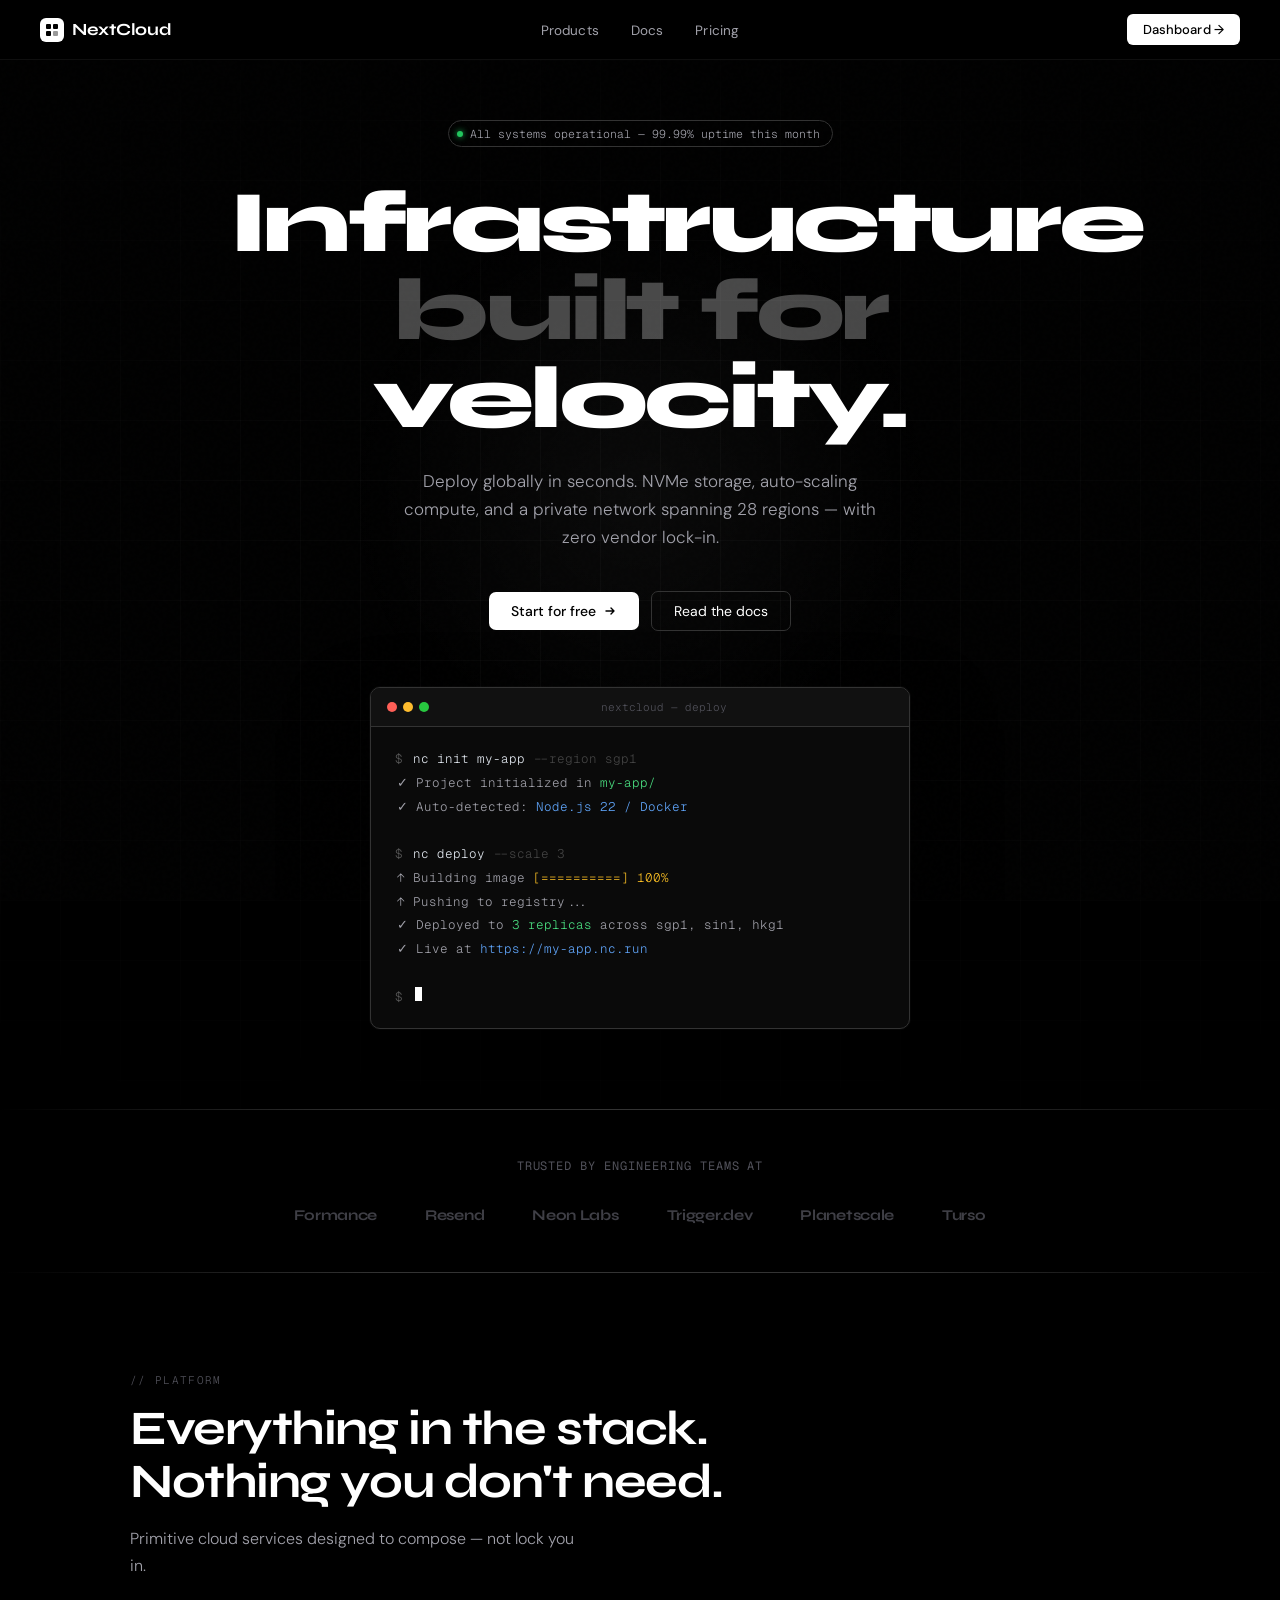
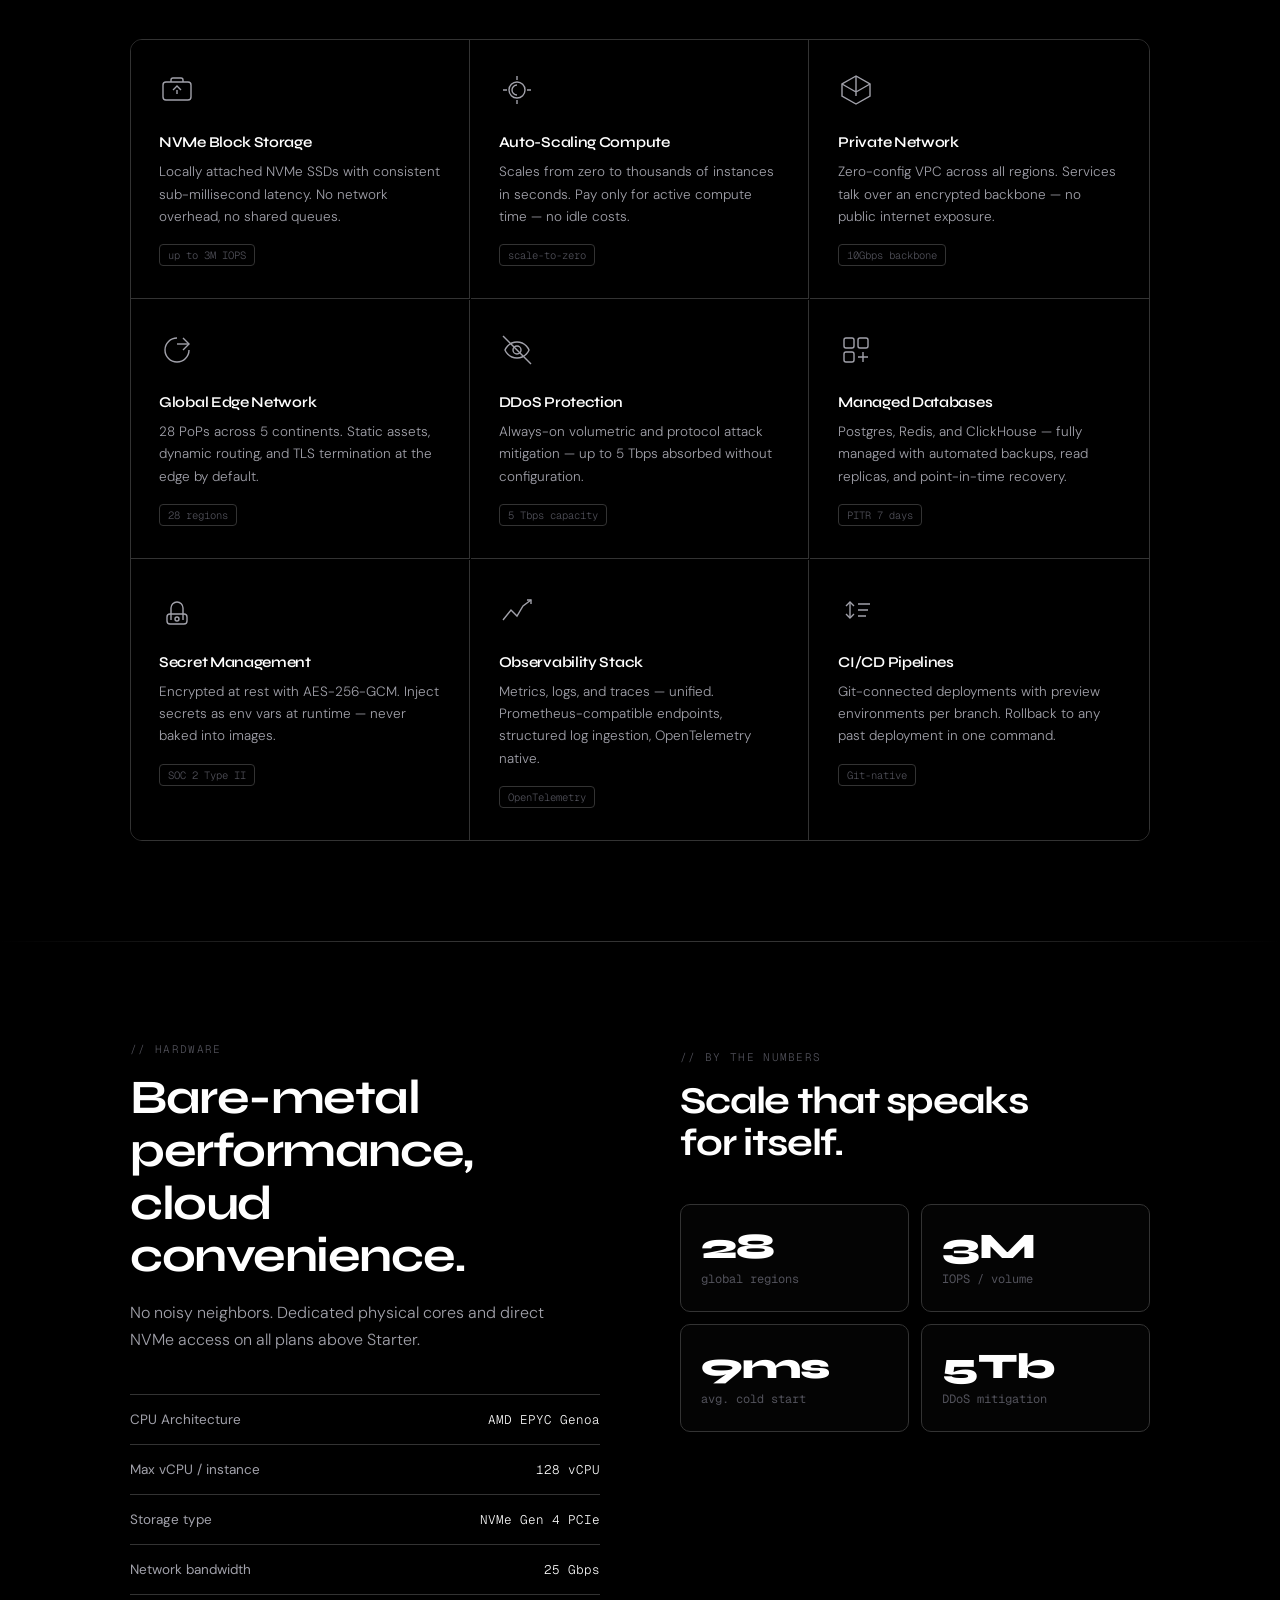
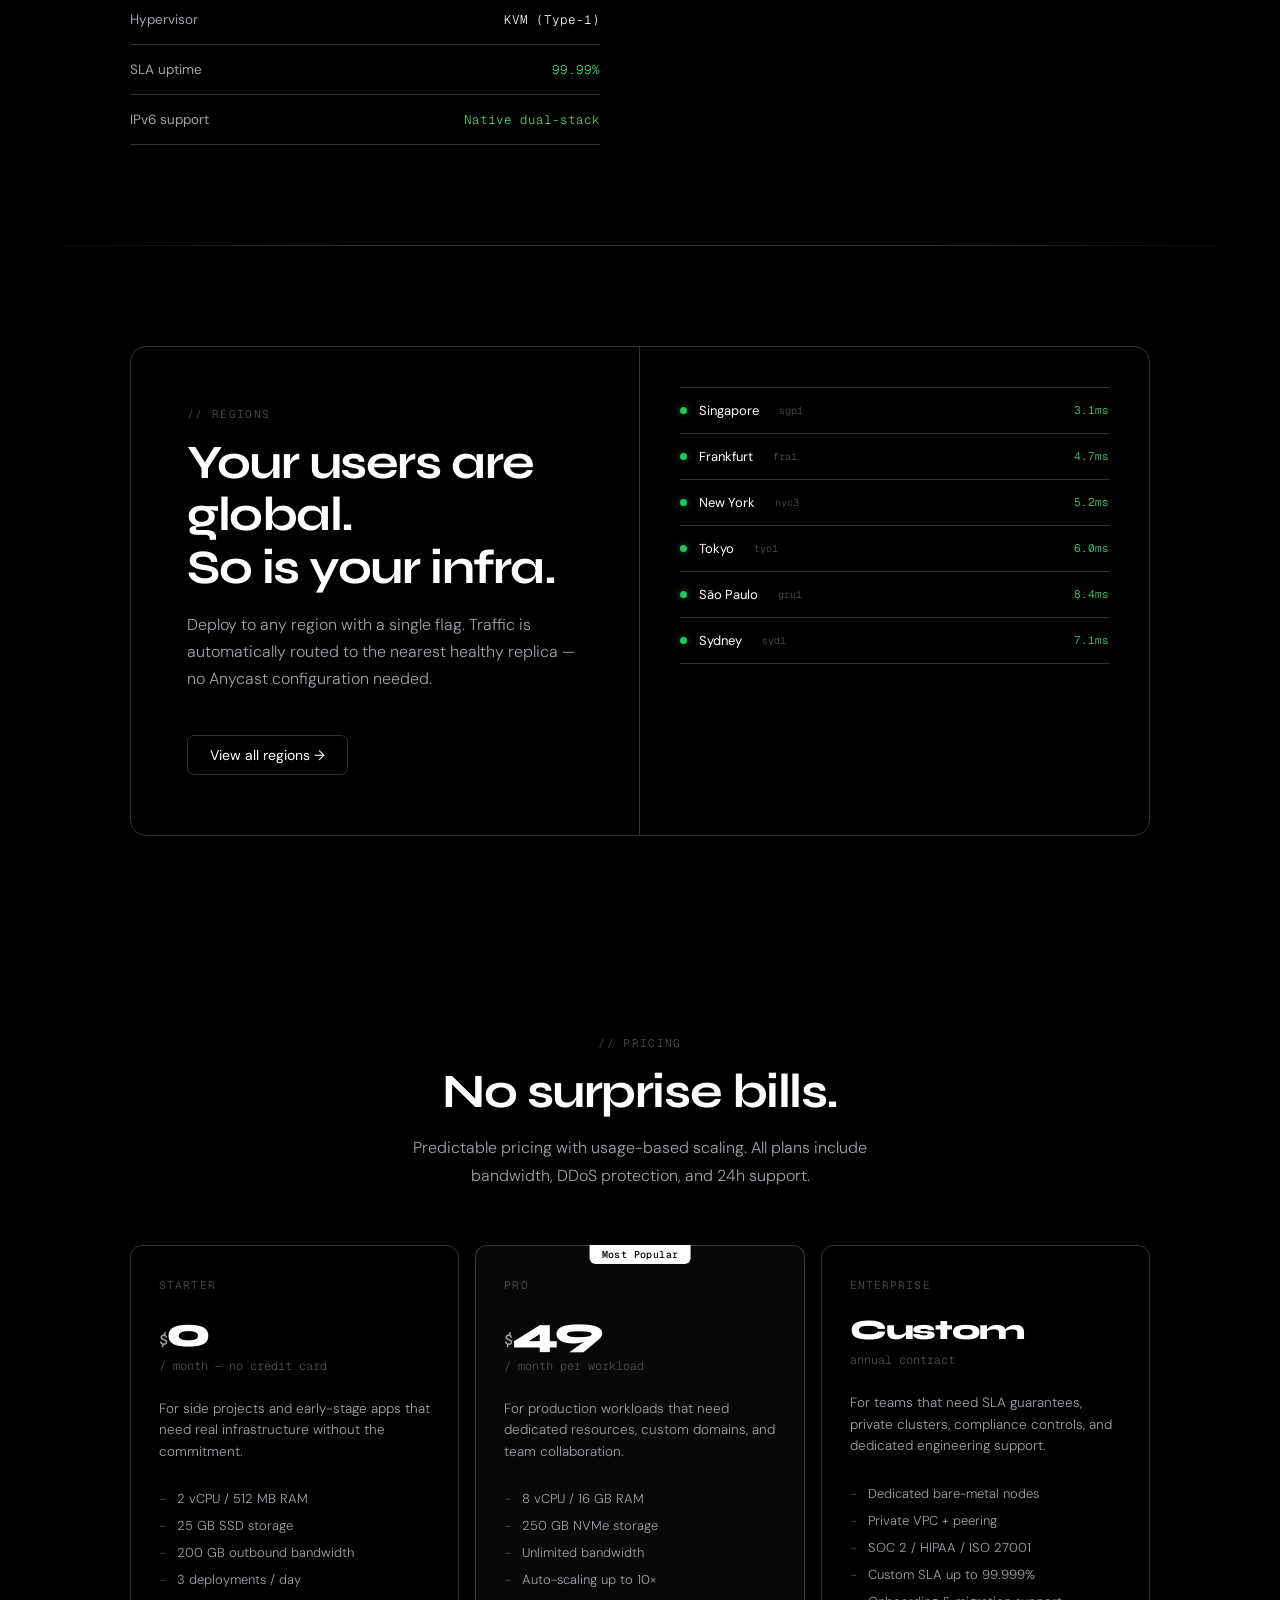
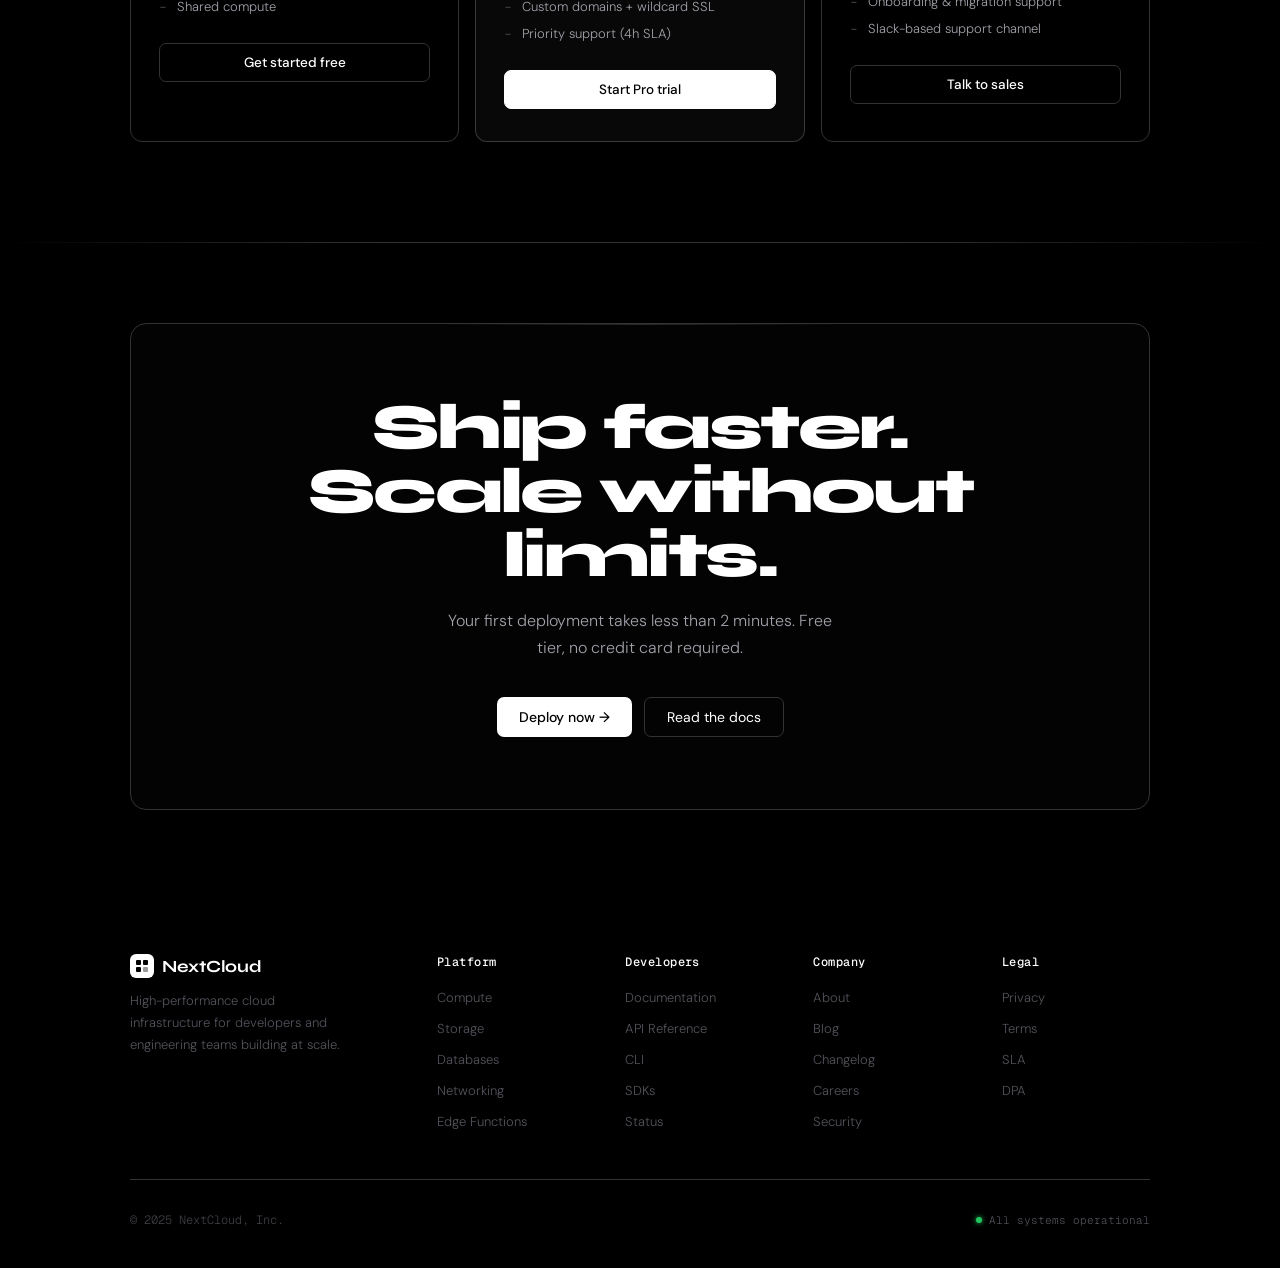
<file: nextcloud-landing.html>
<!DOCTYPE html>
<html lang="en">
<head>
<meta charset="UTF-8">
<meta name="viewport" content="width=device-width, initial-scale=1.0">
<title>NextCloud — Cloud Infrastructure for Developers</title>
<style>
  @import url('https://fonts.googleapis.com/css2?family=Geist+Mono:wght@400;500&family=Syne:wght@400;500;600;700;800&family=DM+Sans:ital,wght@0,300;0,400;0,500;1,300&display=swap');

  *, *::before, *::after { box-sizing: border-box; margin: 0; padding: 0; }

  :root {
    --black: #000000;
    --white: #ffffff;
    --zinc-400: #A1A1AA;
    --zinc-600: #52525B;
    --zinc-700: #3F3F46;
    --zinc-800: #27272A;
    --border: #333333;
    --border-light: #444444;
    --accent: #ffffff;
    --font-display: 'Syne', sans-serif;
    --font-body: 'DM Sans', sans-serif;
    --font-mono: 'Geist Mono', monospace;
  }

  html { scroll-behavior: smooth; }

  body {
    background: #000000;
    color: var(--white);
    font-family: var(--font-body);
    font-weight: 300;
    overflow-x: hidden;
    -webkit-font-smoothing: antialiased;
  }

  /* ─── NOISE OVERLAY ─── */
  body::before {
    content: '';
    position: fixed; inset: 0;
    background-image: url("data:image/svg+xml,%3Csvg viewBox='0 0 256 256' xmlns='http://www.w3.org/2000/svg'%3E%3Cfilter id='noise'%3E%3CfeTurbulence type='fractalNoise' baseFrequency='0.9' numOctaves='4' stitchTiles='stitch'/%3E%3C/filter%3E%3Crect width='100%25' height='100%25' filter='url(%23noise)' opacity='0.03'/%3E%3C/svg%3E");
    pointer-events: none; z-index: 0; opacity: 0.4;
  }

  /* ─── NAVBAR ─── */
  nav {
    position: fixed; top: 0; left: 0; right: 0; z-index: 100;
    display: flex; align-items: center; justify-content: space-between;
    padding: 0 40px; height: 60px;
    background: rgba(0,0,0,0.7);
    backdrop-filter: blur(20px);
    -webkit-backdrop-filter: blur(20px);
    border-bottom: 1px solid rgba(255,255,255,0.06);
  }

  .nav-logo {
    display: flex; align-items: center; gap: 8px;
    font-family: var(--font-display); font-weight: 700; font-size: 17px;
    letter-spacing: -0.3px; color: var(--white);
    text-decoration: none;
  }

  .nav-logo-mark {
    width: 24px; height: 24px;
    background: var(--white);
    border-radius: 6px;
    display: grid; place-items: center;
  }

  .nav-logo-mark svg { width: 14px; height: 14px; }

  .nav-links {
    display: flex; align-items: center; gap: 32px;
    list-style: none;
    position: absolute; left: 50%; transform: translateX(-50%);
  }

  .nav-links a {
    font-size: 13.5px; font-weight: 400; color: var(--zinc-400);
    text-decoration: none; letter-spacing: 0.01em;
    transition: color 0.2s;
  }
  .nav-links a:hover { color: var(--white); }

  .nav-cta {
    padding: 7px 16px;
    background: var(--white); color: #000;
    border: none; border-radius: 6px;
    font-family: var(--font-body); font-size: 13px; font-weight: 500;
    cursor: pointer; text-decoration: none;
    transition: opacity 0.2s, transform 0.15s;
    letter-spacing: 0.01em;
  }
  .nav-cta:hover { opacity: 0.88; transform: translateY(-1px); }

  /* ─── HERO ─── */
  .hero {
    min-height: 100vh;
    display: flex; flex-direction: column;
    align-items: center; justify-content: center;
    padding: 120px 40px 80px;
    position: relative; text-align: center;
    overflow: hidden;
  }

  /* Radial glow */
  .hero::after {
    content: '';
    position: absolute; top: 50%; left: 50%;
    transform: translate(-50%, -60%);
    width: 600px; height: 600px;
    background: radial-gradient(circle, rgba(255,255,255,0.04) 0%, transparent 70%);
    pointer-events: none;
  }

  /* Grid lines bg */
  .hero-grid {
    position: absolute; inset: 0; z-index: 0;
    background-image:
      linear-gradient(rgba(255,255,255,0.025) 1px, transparent 1px),
      linear-gradient(90deg, rgba(255,255,255,0.025) 1px, transparent 1px);
    background-size: 60px 60px;
    mask-image: radial-gradient(ellipse 80% 60% at 50% 50%, black 30%, transparent 100%);
  }

  .hero-badge {
    display: inline-flex; align-items: center; gap: 7px;
    padding: 5px 12px 5px 8px;
    border: 1px solid var(--border);
    border-radius: 100px;
    font-family: var(--font-mono); font-size: 11.5px;
    color: var(--zinc-400); margin-bottom: 32px;
    position: relative; z-index: 1;
    animation: fadeFromLeft 0.7s ease both;
  }

  .hero-badge-dot {
    width: 6px; height: 6px; border-radius: 50%;
    background: #22c55e;
    box-shadow: 0 0 6px #22c55e;
    animation: pulse 2s ease-in-out infinite;
  }

  @keyframes pulse {
    0%, 100% { opacity: 1; }
    50% { opacity: 0.4; }
  }

  .hero h1 {
    font-family: var(--font-display);
    font-size: clamp(48px, 7vw, 88px);
    font-weight: 800;
    letter-spacing: -0.04em;
    line-height: 1.0;
    color: var(--white);
    max-width: 820px;
    margin-bottom: 24px;
    position: relative; z-index: 1;
    animation: fadeFromLeft 0.7s 0.1s ease both;
  }

  .hero h1 .muted { color: rgba(255,255,255,0.28); }

  .hero p {
    font-size: 17px; font-weight: 300; line-height: 1.65;
    color: var(--zinc-400); max-width: 480px;
    margin-bottom: 40px; position: relative; z-index: 1;
    animation: fadeFromRight 0.7s 0.2s ease both;
  }

  .hero-ctas {
    display: flex; gap: 12px; align-items: center;
    margin-bottom: 56px; position: relative; z-index: 1;
    animation: fadeFromRight 0.7s 0.3s ease both;
  }

  .btn-primary {
    padding: 10px 22px;
    background: var(--white); color: #000;
    border: none; border-radius: 7px;
    font-family: var(--font-body); font-size: 14px; font-weight: 500;
    cursor: pointer; text-decoration: none;
    transition: opacity 0.2s, transform 0.15s, box-shadow 0.2s;
    display: inline-flex; align-items: center; gap: 7px;
  }
  .btn-primary:hover {
    opacity: 0.9; transform: translateY(-1px);
    box-shadow: 0 0 24px rgba(255,255,255,0.12);
  }

  .btn-secondary {
    padding: 10px 22px;
    background: transparent; color: var(--white);
    border: 1px solid var(--border); border-radius: 7px;
    font-family: var(--font-body); font-size: 14px; font-weight: 400;
    cursor: pointer; text-decoration: none;
    transition: border-color 0.25s, background 0.25s;
    display: inline-flex; align-items: center; gap: 7px;
  }
  .btn-secondary:hover {
    border-color: #666666;
    background: rgba(255,255,255,0.04);
  }

  /* ─── TERMINAL ─── */
  .terminal {
    width: 100%; max-width: 540px;
    border: 1px solid var(--border);
    border-radius: 10px;
    overflow: hidden;
    background: #0a0a0a;
    position: relative; z-index: 1;
    animation: fadeFromLeft 0.8s 0.4s ease both;
    box-shadow: 0 40px 80px rgba(0,0,0,0.6), 0 0 0 1px rgba(255,255,255,0.03);
  }

  .terminal-bar {
    display: flex; align-items: center; gap: 6px;
    padding: 12px 16px;
    background: #111111;
    border-bottom: 1px solid var(--border);
  }

  .terminal-dot {
    width: 10px; height: 10px; border-radius: 50%;
  }
  .terminal-dot:nth-child(1) { background: #ff5f57; }
  .terminal-dot:nth-child(2) { background: #febc2e; }
  .terminal-dot:nth-child(3) { background: #28c840; }

  .terminal-title {
    margin-left: auto; margin-right: auto;
    font-family: var(--font-mono); font-size: 11px;
    color: var(--zinc-600);
  }

  .terminal-body {
    padding: 20px 24px;
    font-family: var(--font-mono); font-size: 12.5px;
    line-height: 1.9;
  }

  .t-line { display: flex; align-items: baseline; gap: 10px; }
  .t-prompt { color: #555; user-select: none; }
  .t-cmd { color: #e2e8f0; }
  .t-comment { color: #444; }
  .t-out { color: var(--zinc-400); padding-left: 2px; }
  .t-green { color: #4ade80; }
  .t-blue { color: #60a5fa; }
  .t-yellow { color: #fbbf24; }
  .t-cursor {
    display: inline-block; width: 7px; height: 14px;
    background: var(--white); vertical-align: middle; margin-left: 2px;
    animation: blink 1.1s step-end infinite;
  }

  @keyframes blink {
    0%, 100% { opacity: 1; }
    50% { opacity: 0; }
  }

  /* ─── SECTION SHARED ─── */
  section { position: relative; z-index: 1; }

  .section-label {
    font-family: var(--font-mono); font-size: 11px;
    color: var(--zinc-600); letter-spacing: 0.12em;
    text-transform: uppercase; margin-bottom: 16px;
  }

  .section-title {
    font-family: var(--font-display); font-weight: 700;
    font-size: clamp(32px, 4vw, 48px);
    letter-spacing: -0.03em; line-height: 1.1;
    color: var(--white); margin-bottom: 16px;
  }

  .section-sub {
    font-size: 16px; color: var(--zinc-400);
    font-weight: 300; line-height: 1.7;
    max-width: 460px;
  }

  /* ─── DIVIDER ─── */
  .divider {
    width: 100%; height: 1px;
    background: linear-gradient(90deg, transparent, var(--border) 30%, var(--border) 70%, transparent);
  }

  /* ─── LOGOS STRIP ─── */
  .logos-strip {
    padding: 48px 40px;
    max-width: 1100px; margin: 0 auto;
    text-align: center;
  }

  .logos-strip p {
    font-size: 12px; font-weight: 400; color: var(--zinc-600);
    letter-spacing: 0.08em; text-transform: uppercase;
    margin-bottom: 32px; font-family: var(--font-mono);
  }

  .logos-row {
    display: flex; align-items: center; justify-content: center;
    gap: 48px; flex-wrap: wrap;
  }

  .logo-item {
    font-family: var(--font-display); font-weight: 700;
    font-size: 15px; color: var(--zinc-700);
    letter-spacing: -0.02em;
    transition: color 0.2s;
    cursor: default;
  }
  .logo-item:hover { color: var(--zinc-400); }

  /* ─── FEATURES ─── */
  .features {
    padding: 100px 40px;
    max-width: 1100px; margin: 0 auto;
  }

  .features-header { margin-bottom: 60px; }

  .features-grid {
    display: grid;
    grid-template-columns: repeat(3, 1fr);
    gap: 1px;
    border: 1px solid var(--border);
    border-radius: 12px;
    overflow: hidden;
  }

  .feature-card {
    padding: 32px 28px;
    background: #000;
    border-right: 1px solid var(--border);
    border-bottom: 1px solid var(--border);
    transition: background 0.25s;
    position: relative; overflow: hidden;
  }

  .feature-card:hover { background: #0a0a0a; }

  .feature-card::after {
    content: '';
    position: absolute; inset: 0;
    border: 1px solid transparent;
    border-radius: 0;
    transition: border-color 0.3s;
    pointer-events: none;
  }
  .feature-card:hover::after { border-color: rgba(255,255,255,0.06); }

  .feature-card:nth-child(3n) { border-right: none; }
  .feature-card:nth-last-child(-n+3) { border-bottom: none; }

  .feature-icon {
    width: 36px; height: 36px; margin-bottom: 20px;
    color: var(--zinc-400);
  }

  .feature-card h3 {
    font-family: var(--font-display); font-weight: 600;
    font-size: 15px; letter-spacing: -0.02em;
    color: var(--white); margin-bottom: 10px;
  }

  .feature-card p {
    font-size: 13.5px; color: var(--zinc-400);
    line-height: 1.65; font-weight: 300;
  }

  .feature-tag {
    display: inline-block; margin-top: 16px;
    padding: 3px 8px;
    border: 1px solid var(--border);
    border-radius: 4px;
    font-family: var(--font-mono); font-size: 10.5px;
    color: var(--zinc-600);
  }

  /* ─── SPECS ─── */
  .specs {
    padding: 100px 40px;
    max-width: 1100px; margin: 0 auto;
    display: grid; grid-template-columns: 1fr 1fr;
    gap: 80px; align-items: start;
  }

  .specs-left { }

  .specs-list {
    margin-top: 40px;
    list-style: none; display: flex; flex-direction: column; gap: 0;
  }

  .spec-item {
    display: flex; align-items: center; justify-content: space-between;
    padding: 16px 0;
    border-bottom: 1px solid var(--border);
  }

  .spec-item:first-child { border-top: 1px solid var(--border); }

  .spec-key {
    font-size: 13.5px; color: var(--zinc-400); font-weight: 400;
  }

  .spec-val {
    font-family: var(--font-mono); font-size: 12.5px;
    color: var(--white);
  }

  .spec-val.green { color: #4ade80; }

  .specs-right {
    padding-top: 8px;
  }

  .metric-cards {
    display: grid; grid-template-columns: 1fr 1fr;
    gap: 12px; margin-top: 40px;
  }

  .metric-card {
    border: 1px solid var(--border);
    border-radius: 10px; padding: 24px 20px;
    background: #040404;
    transition: border-color 0.3s;
  }

  .metric-card:hover { border-color: var(--border-light); }

  .metric-num {
    font-family: var(--font-display); font-weight: 800;
    font-size: 36px; letter-spacing: -0.04em;
    color: var(--white); line-height: 1;
    margin-bottom: 6px;
  }

  .metric-label {
    font-size: 12px; color: var(--zinc-600);
    font-family: var(--font-mono); font-weight: 400;
  }

  /* ─── PRICING ─── */
  .pricing {
    padding: 100px 40px;
    max-width: 1100px; margin: 0 auto;
    text-align: center;
  }

  .pricing-header { margin-bottom: 56px; }
  .pricing-header .section-sub { margin: 0 auto; }

  .pricing-grid {
    display: grid; grid-template-columns: repeat(3, 1fr);
    gap: 16px; text-align: left;
  }

  .price-card {
    border: 1px solid var(--border);
    border-radius: 12px; padding: 32px 28px;
    background: #000;
    transition: border-color 0.3s, background 0.2s;
    position: relative;
  }

  .price-card:hover { border-color: #555; background: #060606; }

  .price-card.featured {
    border-color: rgba(255,255,255,0.2);
    background: #080808;
  }

  .price-card.featured::before {
    content: 'Most Popular';
    position: absolute; top: -1px; left: 50%; transform: translateX(-50%);
    padding: 3px 12px;
    background: var(--white); color: #000;
    font-family: var(--font-mono); font-size: 10px; font-weight: 500;
    border-radius: 0 0 6px 6px;
    letter-spacing: 0.04em;
  }

  .price-tier {
    font-family: var(--font-mono); font-size: 11px;
    color: var(--zinc-600); letter-spacing: 0.1em;
    text-transform: uppercase; margin-bottom: 20px;
  }

  .price-amount {
    font-family: var(--font-display); font-weight: 800;
    font-size: 42px; letter-spacing: -0.04em;
    color: var(--white); line-height: 1;
    margin-bottom: 4px;
  }

  .price-amount span { font-size: 20px; font-weight: 400; color: var(--zinc-400); }

  .price-period {
    font-size: 12px; color: var(--zinc-600); margin-bottom: 24px;
    font-family: var(--font-mono);
  }

  .price-desc {
    font-size: 13.5px; color: var(--zinc-400);
    line-height: 1.6; margin-bottom: 28px; font-weight: 300;
  }

  .price-features {
    list-style: none; display: flex; flex-direction: column;
    gap: 10px; margin-bottom: 28px;
  }

  .price-features li {
    display: flex; align-items: flex-start; gap: 10px;
    font-size: 13px; color: var(--zinc-400); font-weight: 300;
  }

  .price-features li::before {
    content: '–';
    color: var(--zinc-600); flex-shrink: 0;
    font-family: var(--font-mono);
  }

  .btn-plan {
    width: 100%; padding: 10px;
    border-radius: 7px; font-size: 13.5px; font-weight: 500;
    font-family: var(--font-body); cursor: pointer; text-decoration: none;
    display: block; text-align: center;
    transition: all 0.2s;
  }

  .btn-plan-outline {
    background: transparent; color: var(--white);
    border: 1px solid var(--border);
  }
  .btn-plan-outline:hover { border-color: #666; background: rgba(255,255,255,0.04); }

  .btn-plan-solid {
    background: var(--white); color: #000;
    border: 1px solid var(--white);
  }
  .btn-plan-solid:hover { opacity: 0.88; }

  /* ─── GLOBAL NETWORK ─── */
  .network {
    padding: 100px 40px;
    max-width: 1100px; margin: 0 auto;
  }

  .network-inner {
    border: 1px solid var(--border);
    border-radius: 16px; overflow: hidden;
    display: grid; grid-template-columns: 1fr 1fr;
  }

  .network-copy {
    padding: 60px 56px;
    border-right: 1px solid var(--border);
  }

  .regions {
    padding: 40px;
    display: flex; flex-direction: column; gap: 0;
  }

  .region-item {
    display: flex; align-items: center; justify-content: space-between;
    padding: 14px 0;
    border-bottom: 1px solid var(--border);
  }

  .region-item:first-child { border-top: 1px solid var(--border); }

  .region-left {
    display: flex; align-items: center; gap: 12px;
  }

  .region-dot {
    width: 7px; height: 7px; border-radius: 50%;
    background: #22c55e; box-shadow: 0 0 6px rgba(34,197,94,0.5);
  }

  .region-name {
    font-size: 13px; color: var(--white); font-weight: 400;
  }

  .region-code {
    font-family: var(--font-mono); font-size: 10px;
    color: var(--zinc-600); margin-left: 8px;
  }

  .region-ping {
    font-family: var(--font-mono); font-size: 11px;
    color: #4ade80;
  }

  /* ─── CTA BANNER ─── */
  .cta-banner {
    padding: 80px 40px;
    max-width: 1100px; margin: 0 auto;
  }

  .cta-inner {
    border: 1px solid var(--border);
    border-radius: 16px;
    padding: 72px;
    text-align: center;
    background: #030303;
    position: relative; overflow: hidden;
  }

  .cta-inner::before {
    content: '';
    position: absolute; top: 0; left: 50%; transform: translateX(-50%);
    width: 400px; height: 1px;
    background: linear-gradient(90deg, transparent, rgba(255,255,255,0.15), transparent);
  }

  .cta-inner h2 {
    font-family: var(--font-display); font-weight: 800;
    font-size: clamp(36px, 5vw, 64px);
    letter-spacing: -0.04em; line-height: 1.0;
    color: var(--white); margin-bottom: 20px;
  }

  .cta-inner p {
    font-size: 16px; color: var(--zinc-400); font-weight: 300;
    margin-bottom: 36px; max-width: 400px; margin-left: auto; margin-right: auto;
    line-height: 1.65;
  }

  .cta-btns { display: flex; gap: 12px; justify-content: center; }

  /* ─── FOOTER ─── */
  footer {
    padding: 64px 40px 40px;
    max-width: 1100px; margin: 0 auto;
  }

  .footer-top {
    display: grid; grid-template-columns: 1.8fr 1fr 1fr 1fr 1fr;
    gap: 40px; padding-bottom: 48px;
    border-bottom: 1px solid var(--border);
    margin-bottom: 32px;
  }

  .footer-brand p {
    font-size: 13px; color: var(--zinc-600);
    line-height: 1.7; margin-top: 12px; font-weight: 300;
    max-width: 220px;
  }

  .footer-col h4 {
    font-size: 12px; color: var(--white); font-weight: 500;
    letter-spacing: 0.04em; margin-bottom: 16px;
    font-family: var(--font-mono);
  }

  .footer-col ul { list-style: none; display: flex; flex-direction: column; gap: 10px; }

  .footer-col a {
    font-size: 13px; color: var(--zinc-600);
    text-decoration: none; font-weight: 300;
    transition: color 0.2s;
  }
  .footer-col a:hover { color: var(--zinc-400); }

  .footer-bottom {
    display: flex; align-items: center; justify-content: space-between;
  }

  .footer-bottom p {
    font-size: 12px; color: var(--zinc-700);
    font-family: var(--font-mono);
  }

  .footer-status {
    display: flex; align-items: center; gap: 7px;
    font-family: var(--font-mono); font-size: 11px; color: var(--zinc-600);
  }

  .status-dot {
    width: 6px; height: 6px; border-radius: 50%;
    background: #22c55e; box-shadow: 0 0 5px #22c55e;
  }

  /* ─── ANIMATIONS ─── */
  @keyframes fadeFromLeft {
    from { opacity: 0; transform: translateX(-24px); }
    to { opacity: 1; transform: translateX(0); }
  }

  @keyframes fadeFromRight {
    from { opacity: 0; transform: translateX(24px); }
    to { opacity: 1; transform: translateX(0); }
  }

  .reveal-left {
    opacity: 0; transform: translateX(-30px);
    transition: opacity 0.7s ease, transform 0.7s ease;
  }
  .reveal-right {
    opacity: 0; transform: translateX(30px);
    transition: opacity 0.7s ease, transform 0.7s ease;
  }
  .reveal-left.visible, .reveal-right.visible {
    opacity: 1; transform: translateX(0);
  }

  /* ─── RESPONSIVE ─── */
  @media (max-width: 768px) {
    nav { padding: 0 20px; }
    .nav-links { display: none; }
    .hero { padding: 100px 24px 60px; }
    .features { padding: 60px 24px; }
    .features-grid { grid-template-columns: 1fr; }
    .feature-card { border-right: none !important; }
    .feature-card:nth-last-child(-n+1) { border-bottom: none; }
    .specs { grid-template-columns: 1fr; padding: 60px 24px; gap: 40px; }
    .pricing { padding: 60px 24px; }
    .pricing-grid { grid-template-columns: 1fr; }
    .network-inner { grid-template-columns: 1fr; }
    .network-copy { border-right: none; padding: 40px 32px; }
    .footer-top { grid-template-columns: 1fr 1fr; }
    .footer-brand { grid-column: span 2; }
    .cta-inner { padding: 48px 28px; }
    .cta-btns { flex-direction: column; align-items: center; }
  }
</style>
</head>
<body>

<!-- NAVBAR -->
<nav>
  <a href="#" class="nav-logo">
    <div class="nav-logo-mark">
      <svg viewBox="0 0 14 14" fill="none">
        <rect x="1" y="1" width="5" height="5" rx="1" fill="#000"/>
        <rect x="8" y="1" width="5" height="5" rx="1" fill="#000"/>
        <rect x="1" y="8" width="5" height="5" rx="1" fill="#000"/>
        <rect x="8" y="8" width="5" height="5" rx="1" fill="#000" opacity="0.4"/>
      </svg>
    </div>
    NextCloud
  </a>
  <ul class="nav-links">
    <li><a href="#features">Products</a></li>
    <li><a href="#specs">Docs</a></li>
    <li><a href="#pricing">Pricing</a></li>
  </ul>
  <a href="#" class="nav-cta">Dashboard →</a>
</nav>

<!-- HERO -->
<section class="hero">
  <div class="hero-grid"></div>

  <div class="hero-badge">
    <span class="hero-badge-dot"></span>
    All systems operational — 99.99% uptime this month
  </div>

  <h1>
    Infrastructure<br>
    <span class="muted">built for</span> velocity.
  </h1>
  <p>Deploy globally in seconds. NVMe storage, auto-scaling compute, and a private network spanning 28 regions — with zero vendor lock-in.</p>

  <div class="hero-ctas">
    <a href="#" class="btn-primary">
      Start for free
      <svg width="14" height="14" viewBox="0 0 14 14" fill="none"><path d="M3 7h8M8 4l3 3-3 3" stroke="#000" stroke-width="1.4" stroke-linecap="round" stroke-linejoin="round"/></svg>
    </a>
    <a href="#" class="btn-secondary">
      Read the docs
    </a>
  </div>

  <div class="terminal">
    <div class="terminal-bar">
      <div class="terminal-dot"></div>
      <div class="terminal-dot"></div>
      <div class="terminal-dot"></div>
      <span class="terminal-title">nextcloud — deploy</span>
    </div>
    <div class="terminal-body">
      <div class="t-line"><span class="t-prompt">$</span><span class="t-cmd">nc init my-app <span class="t-comment">--region sgp1</span></span></div>
      <div class="t-line"><span class="t-out">  ✓ Project initialized in <span class="t-green">my-app/</span></span></div>
      <div class="t-line"><span class="t-out">  ✓ Auto-detected: <span class="t-blue">Node.js 22 / Docker</span></span></div>
      <br>
      <div class="t-line"><span class="t-prompt">$</span><span class="t-cmd">nc deploy <span class="t-comment">--scale 3</span></span></div>
      <div class="t-line"><span class="t-out">  ↑ Building image <span class="t-yellow">[==========] 100%</span></span></div>
      <div class="t-line"><span class="t-out">  ↑ Pushing to registry...</span></div>
      <div class="t-line"><span class="t-out">  ✓ Deployed to <span class="t-green">3 replicas</span> across sgp1, sin1, hkg1</span></div>
      <div class="t-line"><span class="t-out">  ✓ Live at <span class="t-blue">https://my-app.nc.run</span></span></div>
      <br>
      <div class="t-line"><span class="t-prompt">$</span><span class="t-cursor"></span></div>
    </div>
  </div>
</section>

<div class="divider"></div>

<!-- LOGOS STRIP -->
<div class="logos-strip">
  <p>Trusted by engineering teams at</p>
  <div class="logos-row">
    <span class="logo-item">Formance</span>
    <span class="logo-item">Resend</span>
    <span class="logo-item">Neon Labs</span>
    <span class="logo-item">Trigger.dev</span>
    <span class="logo-item">Planetscale</span>
    <span class="logo-item">Turso</span>
  </div>
</div>

<div class="divider"></div>

<!-- FEATURES GRID -->
<div class="features" id="features">
  <div class="features-header reveal-left">
    <p class="section-label">// platform</p>
    <h2 class="section-title">Everything in the stack.<br>Nothing you don't need.</h2>
    <p class="section-sub">Primitive cloud services designed to compose — not lock you in.</p>
  </div>

  <div class="features-grid reveal-right">

    <div class="feature-card">
      <svg class="feature-icon" viewBox="0 0 36 36" fill="none" stroke="currentColor" stroke-width="1.4">
        <rect x="4" y="10" width="28" height="18" rx="3"/>
        <path d="M12 10V8a2 2 0 0 1 2-2h8a2 2 0 0 1 2 2v2"/>
        <path d="M18 18v4M14 18l4-4 4 4"/>
      </svg>
      <h3>NVMe Block Storage</h3>
      <p>Locally attached NVMe SSDs with consistent sub-millisecond latency. No network overhead, no shared queues.</p>
      <span class="feature-tag">up to 3M IOPS</span>
    </div>

    <div class="feature-card">
      <svg class="feature-icon" viewBox="0 0 36 36" fill="none" stroke="currentColor" stroke-width="1.4">
        <path d="M4 18h4M28 18h4M18 4v4M18 28v4"/>
        <circle cx="18" cy="18" r="8"/>
        <path d="M13 18a5 5 0 0 1 5-5M18 23a5 5 0 0 1-5-5"/>
      </svg>
      <h3>Auto-Scaling Compute</h3>
      <p>Scales from zero to thousands of instances in seconds. Pay only for active compute time — no idle costs.</p>
      <span class="feature-tag">scale-to-zero</span>
    </div>

    <div class="feature-card">
      <svg class="feature-icon" viewBox="0 0 36 36" fill="none" stroke="currentColor" stroke-width="1.4">
        <path d="M18 4L4 12v12l14 8 14-8V12L18 4z"/>
        <path d="M18 4v20M4 12l14 8 14-8"/>
      </svg>
      <h3>Private Network</h3>
      <p>Zero-config VPC across all regions. Services talk over an encrypted backbone — no public internet exposure.</p>
      <span class="feature-tag">10Gbps backbone</span>
    </div>

    <div class="feature-card">
      <svg class="feature-icon" viewBox="0 0 36 36" fill="none" stroke="currentColor" stroke-width="1.4">
        <path d="M18 6C11.4 6 6 11.4 6 18s5.4 12 12 12 12-5.4 12-12"/>
        <path d="M24 6l6 6-6 6"/>
        <path d="M30 12H18"/>
      </svg>
      <h3>Global Edge Network</h3>
      <p>28 PoPs across 5 continents. Static assets, dynamic routing, and TLS termination at the edge by default.</p>
      <span class="feature-tag">28 regions</span>
    </div>

    <div class="feature-card">
      <svg class="feature-icon" viewBox="0 0 36 36" fill="none" stroke="currentColor" stroke-width="1.4">
        <path d="M6 18s3-8 12-8 12 8 12 8-3 8-12 8-12-8-12-8z"/>
        <circle cx="18" cy="18" r="4"/>
        <path d="M4 4l28 28"/>
      </svg>
      <h3>DDoS Protection</h3>
      <p>Always-on volumetric and protocol attack mitigation — up to 5 Tbps absorbed without configuration.</p>
      <span class="feature-tag">5 Tbps capacity</span>
    </div>

    <div class="feature-card">
      <svg class="feature-icon" viewBox="0 0 36 36" fill="none" stroke="currentColor" stroke-width="1.4">
        <rect x="6" y="6" width="10" height="10" rx="2"/>
        <rect x="20" y="6" width="10" height="10" rx="2"/>
        <rect x="6" y="20" width="10" height="10" rx="2"/>
        <path d="M25 20v10M20 25h10"/>
      </svg>
      <h3>Managed Databases</h3>
      <p>Postgres, Redis, and ClickHouse — fully managed with automated backups, read replicas, and point-in-time recovery.</p>
      <span class="feature-tag">PITR 7 days</span>
    </div>

    <div class="feature-card">
      <svg class="feature-icon" viewBox="0 0 36 36" fill="none" stroke="currentColor" stroke-width="1.4">
        <path d="M12 28V16a6 6 0 0 1 12 0v12"/>
        <rect x="8" y="22" width="20" height="10" rx="3"/>
        <circle cx="18" cy="27" r="2"/>
      </svg>
      <h3>Secret Management</h3>
      <p>Encrypted at rest with AES-256-GCM. Inject secrets as env vars at runtime — never baked into images.</p>
      <span class="feature-tag">SOC 2 Type II</span>
    </div>

    <div class="feature-card">
      <svg class="feature-icon" viewBox="0 0 36 36" fill="none" stroke="currentColor" stroke-width="1.4">
        <polyline points="4,28 12,18 18,24 24,14 32,8"/>
        <path d="M28 8h4v4"/>
      </svg>
      <h3>Observability Stack</h3>
      <p>Metrics, logs, and traces — unified. Prometheus-compatible endpoints, structured log ingestion, OpenTelemetry native.</p>
      <span class="feature-tag">OpenTelemetry</span>
    </div>

    <div class="feature-card">
      <svg class="feature-icon" viewBox="0 0 36 36" fill="none" stroke="currentColor" stroke-width="1.4">
        <path d="M8 14l4-4 4 4M8 22l4 4 4-4"/>
        <path d="M12 10v16"/>
        <path d="M20 12h12M20 18h10M20 24h8"/>
      </svg>
      <h3>CI/CD Pipelines</h3>
      <p>Git-connected deployments with preview environments per branch. Rollback to any past deployment in one command.</p>
      <span class="feature-tag">Git-native</span>
    </div>

  </div>
</div>

<div class="divider"></div>

<!-- SPECS -->
<div class="specs" id="specs">
  <div class="specs-left reveal-left">
    <p class="section-label">// hardware</p>
    <h2 class="section-title">Bare-metal performance,<br>cloud convenience.</h2>
    <p class="section-sub">No noisy neighbors. Dedicated physical cores and direct NVMe access on all plans above Starter.</p>

    <ul class="specs-list">
      <li class="spec-item">
        <span class="spec-key">CPU Architecture</span>
        <span class="spec-val">AMD EPYC Genoa</span>
      </li>
      <li class="spec-item">
        <span class="spec-key">Max vCPU / instance</span>
        <span class="spec-val">128 vCPU</span>
      </li>
      <li class="spec-item">
        <span class="spec-key">Storage type</span>
        <span class="spec-val">NVMe Gen 4 PCIe</span>
      </li>
      <li class="spec-item">
        <span class="spec-key">Network bandwidth</span>
        <span class="spec-val">25 Gbps</span>
      </li>
      <li class="spec-item">
        <span class="spec-key">Hypervisor</span>
        <span class="spec-val">KVM (Type-1)</span>
      </li>
      <li class="spec-item">
        <span class="spec-key">SLA uptime</span>
        <span class="spec-val green">99.99%</span>
      </li>
      <li class="spec-item">
        <span class="spec-key">IPv6 support</span>
        <span class="spec-val green">Native dual-stack</span>
      </li>
    </ul>
  </div>

  <div class="specs-right reveal-right">
    <p class="section-label">// by the numbers</p>
    <h2 class="section-title" style="font-size: clamp(28px,3vw,38px);">Scale that speaks<br>for itself.</h2>
    <div class="metric-cards">
      <div class="metric-card">
        <div class="metric-num">28</div>
        <div class="metric-label">global regions</div>
      </div>
      <div class="metric-card">
        <div class="metric-num">3M</div>
        <div class="metric-label">IOPS / volume</div>
      </div>
      <div class="metric-card">
        <div class="metric-num">9ms</div>
        <div class="metric-label">avg. cold start</div>
      </div>
      <div class="metric-card">
        <div class="metric-num">5Tb</div>
        <div class="metric-label">DDoS mitigation</div>
      </div>
    </div>
  </div>
</div>

<div class="divider"></div>

<!-- GLOBAL NETWORK -->
<div class="network reveal-left">
  <div class="network-inner">
    <div class="network-copy">
      <p class="section-label">// regions</p>
      <h2 class="section-title">Your users are global.<br>So is your infra.</h2>
      <p class="section-sub" style="margin-top:16px">Deploy to any region with a single flag. Traffic is automatically routed to the nearest healthy replica — no Anycast configuration needed.</p>
      <br><br>
      <a href="#" class="btn-secondary" style="display:inline-flex; width:auto;">View all regions →</a>
    </div>
    <div class="regions">
      <div class="region-item">
        <div class="region-left">
          <div class="region-dot"></div>
          <span class="region-name">Singapore</span>
          <span class="region-code">sgp1</span>
        </div>
        <span class="region-ping">3.1ms</span>
      </div>
      <div class="region-item">
        <div class="region-left">
          <div class="region-dot"></div>
          <span class="region-name">Frankfurt</span>
          <span class="region-code">fra1</span>
        </div>
        <span class="region-ping">4.7ms</span>
      </div>
      <div class="region-item">
        <div class="region-left">
          <div class="region-dot"></div>
          <span class="region-name">New York</span>
          <span class="region-code">nyc3</span>
        </div>
        <span class="region-ping">5.2ms</span>
      </div>
      <div class="region-item">
        <div class="region-left">
          <div class="region-dot"></div>
          <span class="region-name">Tokyo</span>
          <span class="region-code">tyo1</span>
        </div>
        <span class="region-ping">6.0ms</span>
      </div>
      <div class="region-item">
        <div class="region-left">
          <div class="region-dot"></div>
          <span class="region-name">São Paulo</span>
          <span class="region-code">gru1</span>
        </div>
        <span class="region-ping">8.4ms</span>
      </div>
      <div class="region-item">
        <div class="region-left">
          <div class="region-dot"></div>
          <span class="region-name">Sydney</span>
          <span class="region-code">syd1</span>
        </div>
        <span class="region-ping">7.1ms</span>
      </div>
    </div>
  </div>
</div>

<!-- PRICING -->
<div class="pricing" id="pricing">
  <div class="pricing-header reveal-left">
    <p class="section-label">// pricing</p>
    <h2 class="section-title">No surprise bills.</h2>
    <p class="section-sub">Predictable pricing with usage-based scaling. All plans include bandwidth, DDoS protection, and 24h support.</p>
  </div>

  <div class="pricing-grid reveal-right">
    <div class="price-card">
      <p class="price-tier">Starter</p>
      <div class="price-amount"><span>$</span>0</div>
      <p class="price-period">/ month — no credit card</p>
      <p class="price-desc">For side projects and early-stage apps that need real infrastructure without the commitment.</p>
      <ul class="price-features">
        <li>2 vCPU / 512 MB RAM</li>
        <li>25 GB SSD storage</li>
        <li>200 GB outbound bandwidth</li>
        <li>3 deployments / day</li>
        <li>Shared compute</li>
      </ul>
      <a href="#" class="btn-plan btn-plan-outline">Get started free</a>
    </div>

    <div class="price-card featured">
      <p class="price-tier">Pro</p>
      <div class="price-amount"><span>$</span>49</div>
      <p class="price-period">/ month per workload</p>
      <p class="price-desc">For production workloads that need dedicated resources, custom domains, and team collaboration.</p>
      <ul class="price-features">
        <li>8 vCPU / 16 GB RAM</li>
        <li>250 GB NVMe storage</li>
        <li>Unlimited bandwidth</li>
        <li>Auto-scaling up to 10×</li>
        <li>Custom domains + wildcard SSL</li>
        <li>Priority support (4h SLA)</li>
      </ul>
      <a href="#" class="btn-plan btn-plan-solid">Start Pro trial</a>
    </div>

    <div class="price-card">
      <p class="price-tier">Enterprise</p>
      <div class="price-amount" style="font-size:28px; line-height:1.3; margin-top:6px;">Custom</div>
      <p class="price-period">annual contract</p>
      <p class="price-desc">For teams that need SLA guarantees, private clusters, compliance controls, and dedicated engineering support.</p>
      <ul class="price-features">
        <li>Dedicated bare-metal nodes</li>
        <li>Private VPC + peering</li>
        <li>SOC 2 / HIPAA / ISO 27001</li>
        <li>Custom SLA up to 99.999%</li>
        <li>Onboarding & migration support</li>
        <li>Slack-based support channel</li>
      </ul>
      <a href="#" class="btn-plan btn-plan-outline">Talk to sales</a>
    </div>
  </div>
</div>

<div class="divider"></div>

<!-- CTA BANNER -->
<div class="cta-banner">
  <div class="cta-inner reveal-left">
    <h2>Ship faster.<br>Scale without limits.</h2>
    <p>Your first deployment takes less than 2 minutes. Free tier, no credit card required.</p>
    <div class="cta-btns">
      <a href="#" class="btn-primary">Deploy now →</a>
      <a href="#" class="btn-secondary">Read the docs</a>
    </div>
  </div>
</div>

<!-- FOOTER -->
<footer>
  <div class="footer-top">
    <div class="footer-brand">
      <a href="#" class="nav-logo" style="text-decoration:none; display:inline-flex">
        <div class="nav-logo-mark">
          <svg viewBox="0 0 14 14" fill="none">
            <rect x="1" y="1" width="5" height="5" rx="1" fill="#000"/>
            <rect x="8" y="1" width="5" height="5" rx="1" fill="#000"/>
            <rect x="1" y="8" width="5" height="5" rx="1" fill="#000"/>
            <rect x="8" y="8" width="5" height="5" rx="1" fill="#000" opacity="0.4"/>
          </svg>
        </div>
        NextCloud
      </a>
      <p>High-performance cloud infrastructure for developers and engineering teams building at scale.</p>
    </div>
    <div class="footer-col">
      <h4>Platform</h4>
      <ul>
        <li><a href="#">Compute</a></li>
        <li><a href="#">Storage</a></li>
        <li><a href="#">Databases</a></li>
        <li><a href="#">Networking</a></li>
        <li><a href="#">Edge Functions</a></li>
      </ul>
    </div>
    <div class="footer-col">
      <h4>Developers</h4>
      <ul>
        <li><a href="#">Documentation</a></li>
        <li><a href="#">API Reference</a></li>
        <li><a href="#">CLI</a></li>
        <li><a href="#">SDKs</a></li>
        <li><a href="#">Status</a></li>
      </ul>
    </div>
    <div class="footer-col">
      <h4>Company</h4>
      <ul>
        <li><a href="#">About</a></li>
        <li><a href="#">Blog</a></li>
        <li><a href="#">Changelog</a></li>
        <li><a href="#">Careers</a></li>
        <li><a href="#">Security</a></li>
      </ul>
    </div>
    <div class="footer-col">
      <h4>Legal</h4>
      <ul>
        <li><a href="#">Privacy</a></li>
        <li><a href="#">Terms</a></li>
        <li><a href="#">SLA</a></li>
        <li><a href="#">DPA</a></li>
      </ul>
    </div>
  </div>
  <div class="footer-bottom">
    <p>© 2025 NextCloud, Inc.</p>
    <div class="footer-status">
      <span class="status-dot"></span>
      All systems operational
    </div>
  </div>
</footer>

<script>
  // Scroll reveal
  const observer = new IntersectionObserver((entries) => {
    entries.forEach(entry => {
      if (entry.isIntersecting) {
        entry.target.classList.add('visible');
      }
    });
  }, { threshold: 0.1, rootMargin: '0px 0px -60px 0px' });

  document.querySelectorAll('.reveal-left, .reveal-right').forEach(el => {
    observer.observe(el);
  });
</script>
</body>
</html>
</file>
